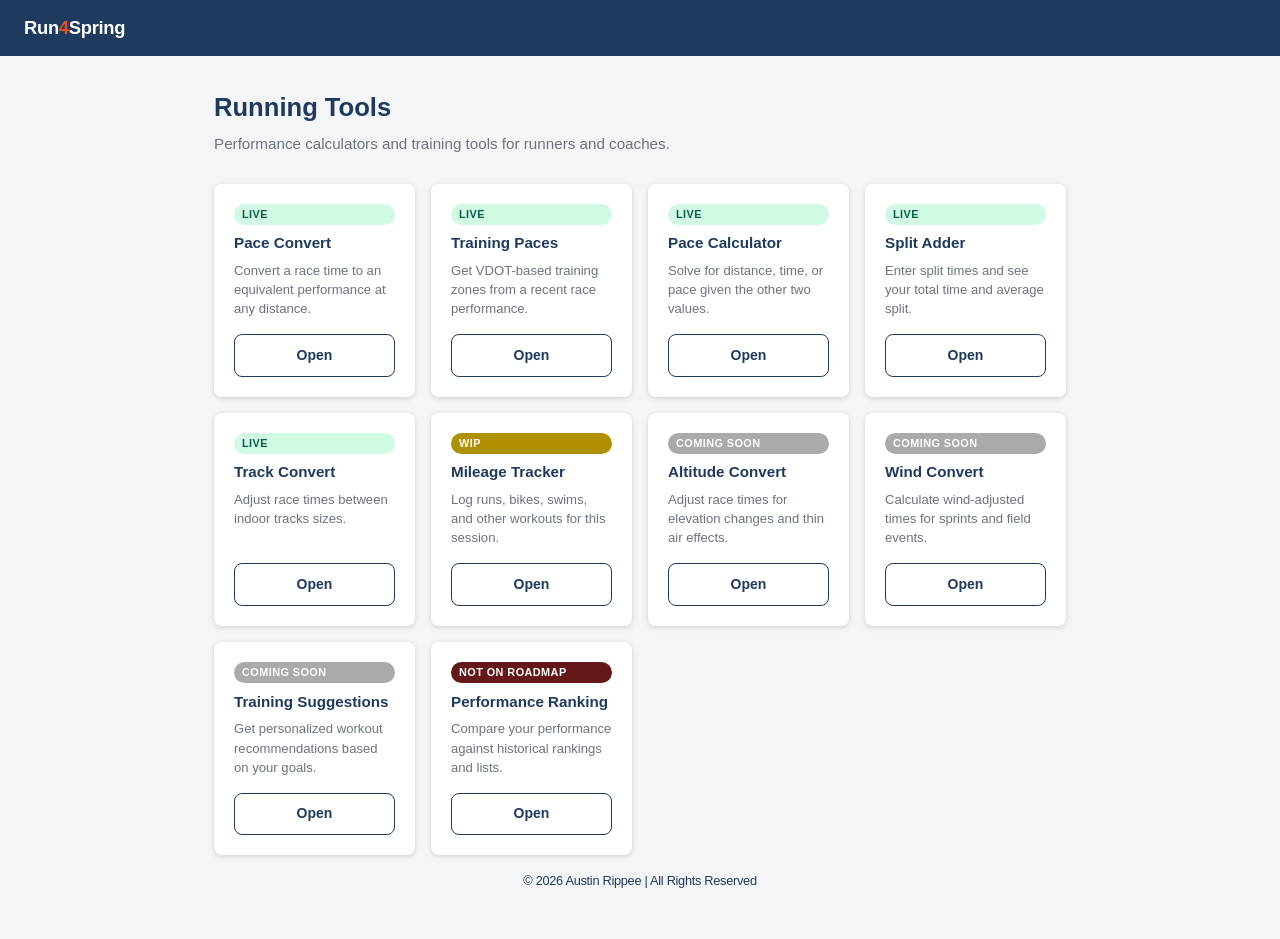
<file: src/main/resources/static/index.html>
<!DOCTYPE html>
<html lang="en">
<head>
  <meta charset="UTF-8">
  <meta name="viewport" content="width=device-width, initial-scale=1.0">
  <title>Run4Spring</title>
  <link rel="stylesheet" href="styles.css?v=0.1.2">
</head>
<body>
  <nav class="navbar">
    <a href="/" class="nav-brand">Run<span>4</span>Spring</a>
  </nav>
  <main class="container">
    <div class="page-header">
      <h1>Running Tools</h1>
      <p>Performance calculators and training tools for runners and coaches.</p>
    </div>
    <div class="feature-grid">

      <div class="feature-card">
        <span class="badge badge-live">Live</span>
        <h3>Pace Convert</h3>
        <p>Convert a race time to an equivalent performance at any distance.</p>
        <a href="/pace-convert.html" class="btn btn-outline">Open</a>
      </div>

      <div class="feature-card">
        <span class="badge badge-live">Live</span>
        <h3>Training Paces</h3>
        <p>Get VDOT-based training zones from a recent race performance.</p>
        <a href="/training-paces.html" class="btn btn-outline">Open</a>
      </div>

      <div class="feature-card">
        <span class="badge badge-live">Live</span>
        <h3>Pace Calculator</h3>
        <p>Solve for distance, time, or pace given the other two values.</p>
        <a href="/pace-calculator.html" class="btn btn-outline">Open</a>
      </div>

      <div class="feature-card">
        <span class="badge badge-live">Live</span>
        <h3>Split Adder</h3>
        <p>Enter split times and see your total time and average split.</p>
        <a href="/split-adder.html" class="btn btn-outline">Open</a>
      </div>

      <div class="feature-card">
        <span class="badge badge-live">Live</span>
        <h3>Track Convert</h3>
        <p>Adjust race times between indoor tracks sizes.</p>
        <a href="/track-convert.html" class="btn btn-outline">Open</a>
      </div>

      <div class="feature-card">
        <span class="badge badge-wip">WIP</span>
        <h3>Mileage Tracker</h3>
        <p>Log runs, bikes, swims, and other workouts for this session.</p>
        <a href="/mileage-tracker.html" class="btn btn-outline">Open</a>
      </div>

      <div class="feature-card">
        <span class="badge badge-soon">Coming Soon</span>
        <h3>Altitude Convert</h3>
        <p>Adjust race times for elevation changes and thin air effects.</p>
        <a href="/altitude-convert.html" class="btn btn-outline">Open</a>
      </div>

      <div class="feature-card">
        <span class="badge badge-soon">Coming Soon</span>
        <h3>Wind Convert</h3>
        <p>Calculate wind-adjusted times for sprints and field events.</p>
        <a href="/wind-convert.html" class="btn btn-outline">Open</a>
      </div>

      <div class="feature-card">
        <span class="badge badge-soon">Coming Soon</span>
        <h3>Training Suggestions</h3>
        <p>Get personalized workout recommendations based on your goals.</p>
        <a href="/training-suggestions.html" class="btn btn-outline">Open</a>
      </div>

      <div class="feature-card">
        <span class="badge badge-roadmap">Not on roadmap</span>
        <h3>Performance Ranking</h3>
        <p>Compare your performance against historical rankings and lists.</p>
        <a href="/perf-ranking.html" class="btn btn-outline">Open</a>
      </div>

    </div>


  <footer class="footer">
    <p>&copy; 2026 Austin Rippee | All Rights Reserved</p>
  </footer>
  </main>
</body>
</html>
</file>
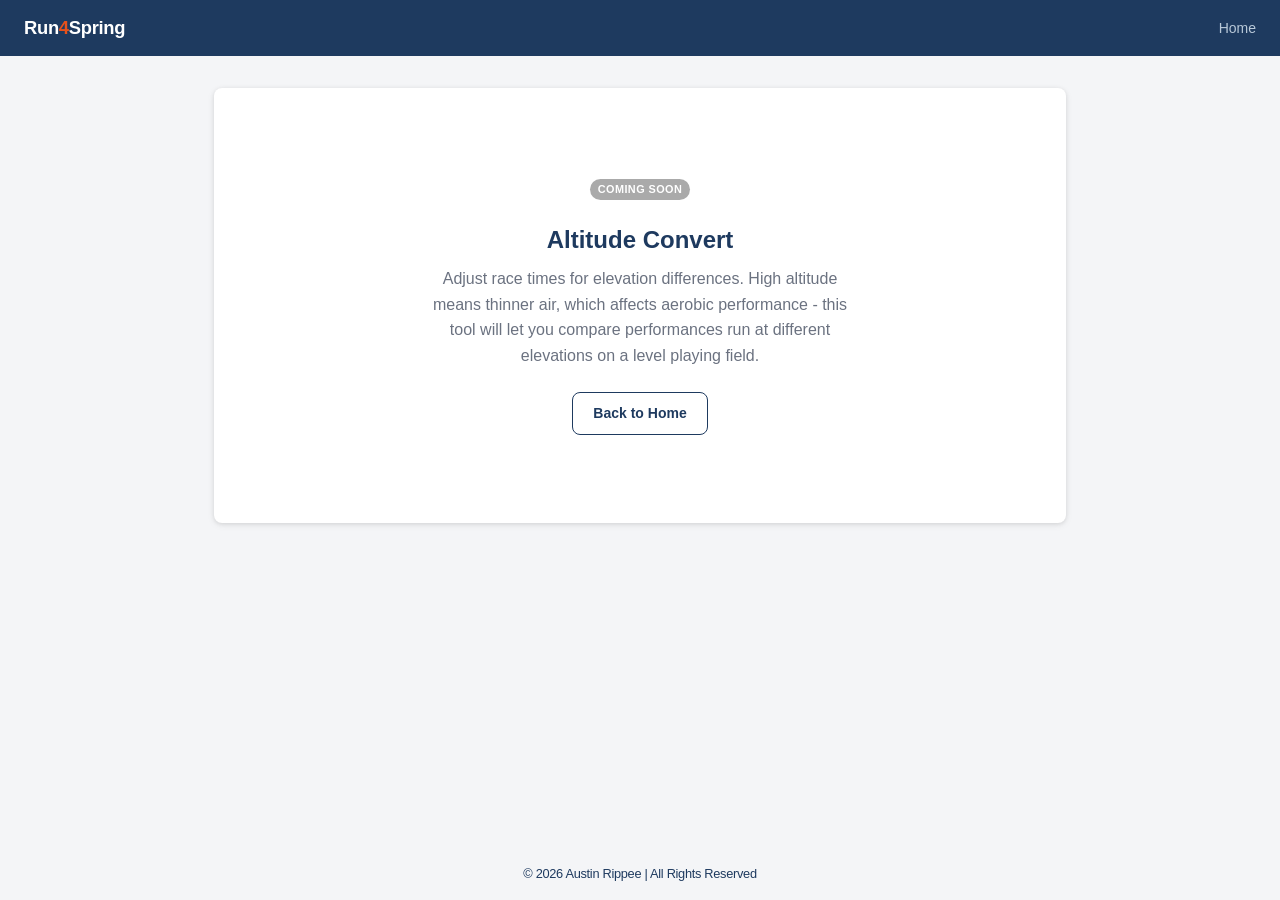
<file: src/main/resources/static/altitude-convert.html>
<!DOCTYPE html>
<html lang="en">
<head>
  <meta charset="UTF-8">
  <meta name="viewport" content="width=device-width, initial-scale=1.0">
  <title>Altitude Convert | Run4Spring</title>
  <link rel="stylesheet" href="styles.css?v=0.1.2">
</head>
<body>
  <nav class="navbar">
    <a href="/" class="nav-brand">Run<span>4</span>Spring</a>
    <div class="nav-links"><a href="/">Home</a></div>
  </nav>
  <main class="container">
    <div class="card">
      <div class="stub-box">
        <div class="stub-badge"><span class="badge badge-soon">Coming Soon</span></div>
        <div class="stub-title">Altitude Convert</div>
        <p class="stub-desc">
          Adjust race times for elevation differences. High altitude means thinner air,
          which affects aerobic performance - this tool will let you compare performances
          run at different elevations on a level playing field.
        </p>
        <a href="/" class="btn btn-outline">Back to Home</a>
      </div>
    </div>
  </main>
  <footer class="footer">
    <p>&copy; 2026 Austin Rippee | All Rights Reserved</p>
  </footer>
</body>
</html>
</file>
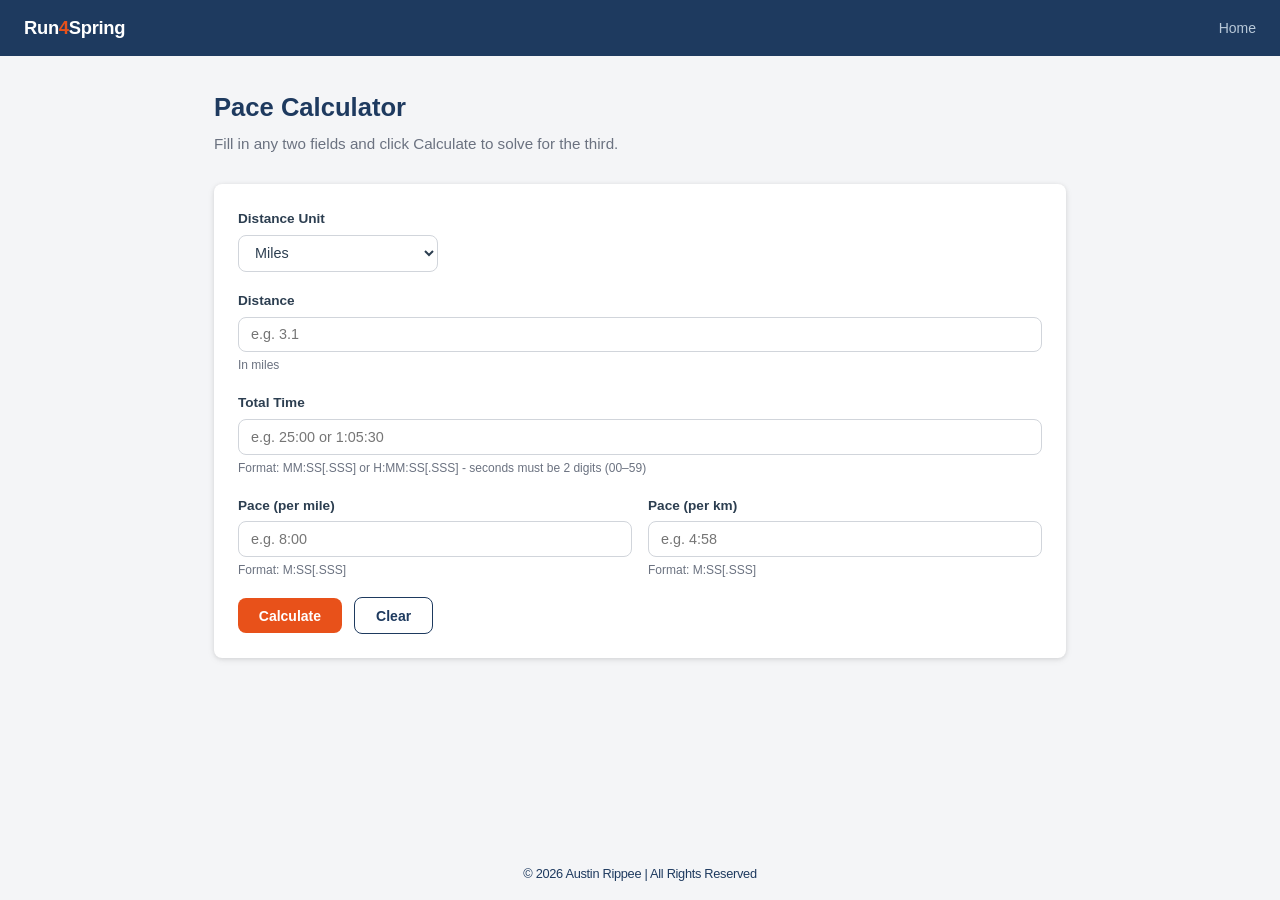
<file: src/main/resources/static/pace-calculator.html>
<!DOCTYPE html>
<html lang="en">
<head>
  <meta charset="UTF-8">
  <meta name="viewport" content="width=device-width, initial-scale=1.0">
  <title>Pace Calculator | Run4Spring</title>
  <link rel="stylesheet" href="styles.css?v=0.1.2">
</head>
<body>
  <nav class="navbar">
    <a href="/" class="nav-brand">Run<span>4</span>Spring</a>
    <div class="nav-links"><a href="/">Home</a></div>
  </nav>
  <main class="container">
    <div class="page-header">
      <h1>Pace Calculator</h1>
      <p>Fill in any two fields and click Calculate to solve for the third.</p>
    </div>

    <div class="card">
      <div class="form-group">
        <label for="unit">Distance Unit</label>
        <select id="unit" style="max-width:200px">
          <option value="miles">Miles</option>
          <option value="km">Kilometers</option>
        </select>
      </div>

      <div class="form-group">
        <label for="distance">Distance</label>
        <input type="text" id="distance" placeholder="e.g. 3.1">
        <div class="form-hint" id="distanceHint">In miles</div>
      </div>
      <div class="form-group">
        <label for="time">Total Time</label>
        <input type="text" id="time" placeholder="e.g. 25:00 or 1:05:30">
        <div class="form-hint">Format: MM:SS[.SSS] or H:MM:SS[.SSS] - seconds must be 2 digits (00–59)</div>
      </div>
      <div class="form-row">
        <div class="form-group">
          <label for="paceMi">Pace (per mile)</label>
          <input type="text" id="paceMi" placeholder="e.g. 8:00">
          <div class="form-hint">Format: M:SS[.SSS]</div>
        </div>
        <div class="form-group">
          <label for="paceKm">Pace (per km)</label>
          <input type="text" id="paceKm" placeholder="e.g. 4:58">
          <div class="form-hint">Format: M:SS[.SSS]</div>
        </div>
      </div>

      <button class="btn btn-primary" id="calcBtn" onclick="calculate()">Calculate</button>
      <button class="btn btn-outline" style="margin-left: 0.5rem" onclick="clearAll()">Clear</button>
      <div class="error-msg" id="error"></div>
    </div>
  </main>

  <script>
    const MILES_TO_KM = 1.60934;

    const unitSelect = document.getElementById('unit');
    unitSelect.addEventListener('change', () => {
      const isKm = unitSelect.value === 'km';
      document.getElementById('distanceHint').textContent = isKm ? 'In kilometers' : 'In miles';
    });

    function parseTime(str) {
      if (!str || !str.trim()) return null;
      str = str.trim();
      const threePart = /^\d{1,2}:\d{2}:\d{2}(\.\d{1,3})?$/;
      const twoPart   = /^\d{1,2}:\d{2}(\.\d{1,3})?$/;
      if (!threePart.test(str) && !twoPart.test(str)) return null;
      const parts = str.split(':');
      if (parts.length === 3) {
        const h = parseInt(parts[0], 10);
        const m = parseInt(parts[1], 10);
        const s = parseFloat(parts[2]);
        if (m > 59 || s >= 60) return null;
        return h * 3600 + m * 60 + s;
      }
      const m = parseInt(parts[0], 10);
      const s = parseFloat(parts[1]);
      if (s >= 60) return null;
      return m * 60 + s;
    }

    function formatTime(totalSecs) {
      if (totalSecs < 0 || !isFinite(totalSecs)) return '—';
      const h = Math.floor(totalSecs / 3600);
      const m = Math.floor((totalSecs % 3600) / 60);
      const s = Math.round(totalSecs % 60);
      const mm = String(m).padStart(2, '0');
      const ss = String(s).padStart(2, '0');
      return h > 0 ? `${h}:${mm}:${ss}` : `${m}:${ss}`;
    }

    function formatPace(secsPerUnit) {
      if (secsPerUnit <= 0 || !isFinite(secsPerUnit)) return '—';
      const m = Math.floor(secsPerUnit / 60);
      const s = Math.round(secsPerUnit % 60);
      return `${m}:${String(s).padStart(2, '0')}`;
    }

    function calculate() {
      const error = document.getElementById('error');
      error.className = 'error-msg';

      const distStr  = document.getElementById('distance').value.trim();
      const timeStr  = document.getElementById('time').value.trim();
      const paceKmStr = document.getElementById('paceKm').value.trim();
      const paceMiStr = document.getElementById('paceMi').value.trim();

      const dist    = distStr    ? parseFloat(distStr)    : null;
      const time    = timeStr    ? parseTime(timeStr)      : null;
      const paceKm  = paceKmStr  ? parseTime(paceKmStr)   : null;
      const paceMi  = paceMiStr  ? parseTime(paceMiStr)   : null;

      if (distStr && (dist === null || isNaN(dist) || dist <= 0)) {
        error.textContent = 'Invalid distance. Enter a positive number (e.g. 3.1).';
        error.className = 'error-msg visible';
        return;
      }
      if (timeStr && time === null) {
        error.textContent = 'Invalid time. Use MM:SS[.SSS] or H:MM:SS[.SSS] (e.g. 25:00 or 1:05:30).';
        error.className = 'error-msg visible';
        return;
      }
      if (paceKmStr && paceKm === null) {
        error.textContent = 'Invalid pace (km). Use M:SS[.SSS] (e.g. 4:58).';
        error.className = 'error-msg visible';
        return;
      }
      if (paceMiStr && paceMi === null) {
        error.textContent = 'Invalid pace (mile). Use M:SS[.SSS] (e.g. 8:00).';
        error.className = 'error-msg visible';
        return;
      }

      // Resolve the single pace value (seconds per mile) from whichever field is filled
      let paceInMi = null;
      if (paceMi !== null)     paceInMi = paceMi;
      else if (paceKm !== null) paceInMi = paceKm * MILES_TO_KM;

      const hasDist = dist !== null;
      const hasTime = time !== null;
      const hasPace = paceInMi !== null;
      const missingCount = [!hasDist, !hasTime, !hasPace].filter(Boolean).length;

      if (missingCount === 0) {
        error.textContent = 'All three fields are filled in. Clear one to calculate it.';
        error.className = 'error-msg visible';
        return;
      }
      if (missingCount > 1) {
        error.textContent = 'Fill in any two fields to calculate the third.';
        error.className = 'error-msg visible';
        return;
      }

      const isKm = unitSelect.value === 'km';

      if (!hasDist) {
        // Solve for distance
        const distMi = time / paceInMi;
        document.getElementById('distance').value = (isKm ? distMi * MILES_TO_KM : distMi).toFixed(2);
        // Fill whichever pace field was empty
        if (paceMi === null) document.getElementById('paceMi').value = formatPace(paceInMi);
        if (paceKm === null) document.getElementById('paceKm').value = formatPace(paceInMi / MILES_TO_KM);
      } else if (!hasTime) {
        // Solve for time
        const distMi = isKm ? dist / MILES_TO_KM : dist;
        document.getElementById('time').value = formatTime(distMi * paceInMi);
        // Fill whichever pace field was empty
        if (paceMi === null) document.getElementById('paceMi').value = formatPace(paceInMi);
        if (paceKm === null) document.getElementById('paceKm').value = formatPace(paceInMi / MILES_TO_KM);
      } else {
        // Solve for pace
        const distMi = isKm ? dist / MILES_TO_KM : dist;
        const solvedPaceMi = time / distMi;
        document.getElementById('paceMi').value = formatPace(solvedPaceMi);
        document.getElementById('paceKm').value = formatPace(solvedPaceMi / MILES_TO_KM);
      }
    }

    function clearAll() {
      document.getElementById('distance').value = '';
      document.getElementById('time').value = '';
      document.getElementById('paceKm').value = '';
      document.getElementById('paceMi').value = '';
      document.getElementById('error').className = 'error-msg';
    }
  </script>
  <footer class="footer">
    <p>&copy; 2026 Austin Rippee | All Rights Reserved</p>
  </footer>
</body>
</html>
</file>
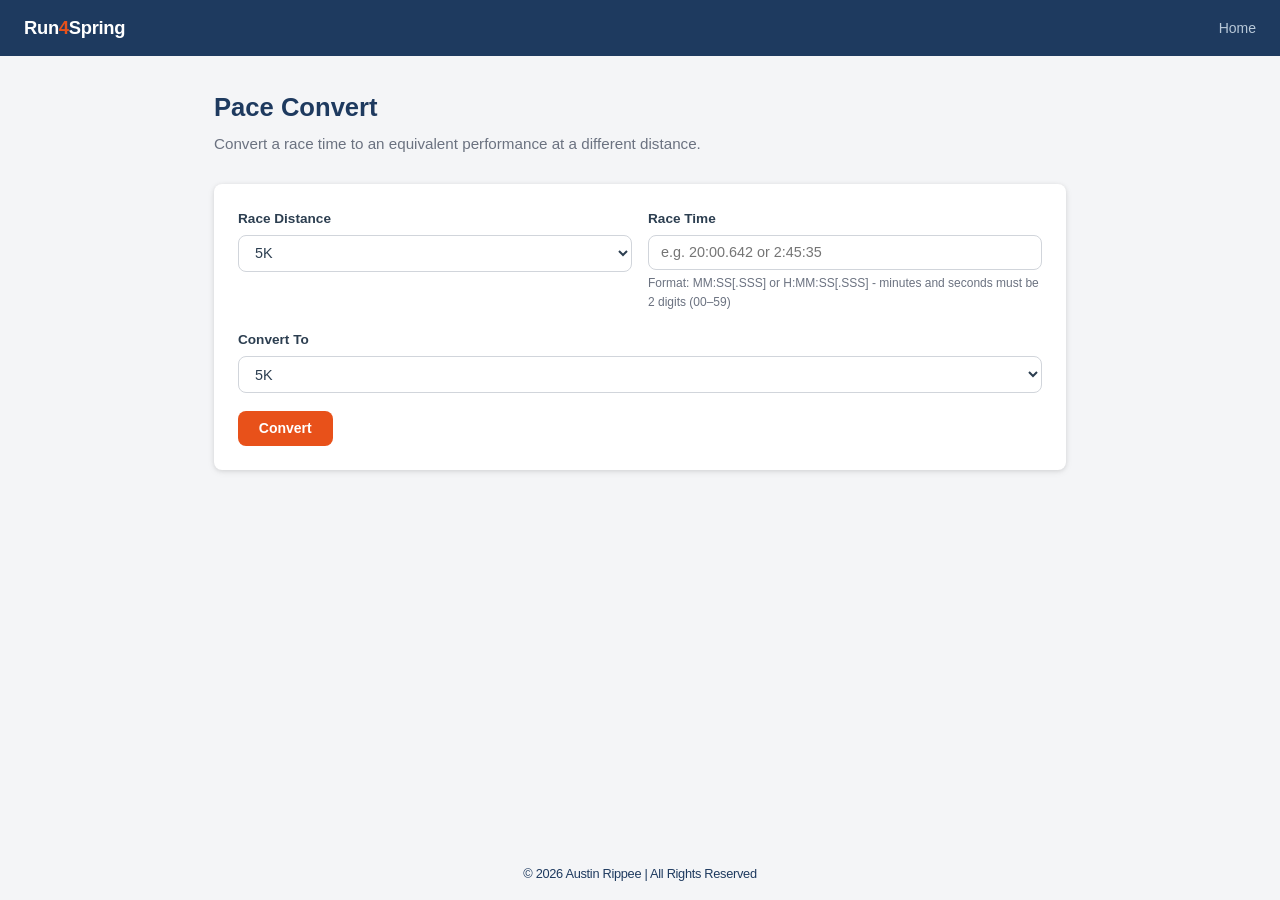
<file: src/main/resources/static/pace-convert.html>
<!DOCTYPE html>
<html lang="en">
<head>
  <meta charset="UTF-8">
  <meta name="viewport" content="width=device-width, initial-scale=1.0">
  <title>Pace Convert | Run4Spring</title>
  <link rel="stylesheet" href="styles.css?v=0.1.2">
</head>
<body>
  <nav class="navbar">
    <a href="/" class="nav-brand">Run<span>4</span>Spring</a>
    <div class="nav-links"><a href="/">Home</a></div>
  </nav>
  <main class="container">
    <div class="page-header">
      <h1>Pace Convert</h1>
      <p>Convert a race time to an equivalent performance at a different distance.</p>
    </div>

    <div class="card">
      <form id="form">
        <div class="form-row">
          <div class="form-group">
            <label for="distance">Race Distance</label>
            <select id="distance" required>
              <optgroup label="Sprints">
                <option value="100m">100m</option>
                <option value="150m">150m</option>
                <option value="200m">200m</option>
                <option value="300m">300m</option>
                <option value="400m">400m</option>
                <option value="600m">600m</option>
              </optgroup>
              <optgroup label="Middle Distance">
                <option value="800m">800m</option>
                <option value="1000m">1000m</option>
                <option value="1500m">1500m</option>
                <option value="1600m">1600m</option>
                <option value="mile">Mile</option>
                <option value="3000m">3000m</option>
                <option value="3200m">3200m</option>
                <option value="2 mile">2 Mile</option>
              </optgroup>
              <optgroup label="Distance">
                <option value="5k" selected>5K</option>
                <option value="6k">6K</option>
                <option value="8k">8K</option>
                <option value="10k">10K</option>
                <option value="10 miles">10 Miles</option>
                <option value="half marathon">Half Marathon</option>
                <option value="marathon">Marathon</option>
              </optgroup>
            </select>
          </div>
          <div class="form-group">
            <label for="time">Race Time</label>
            <input type="text" id="time" placeholder="e.g. 20:00.642 or 2:45:35" required>
            <div class="form-hint">Format: MM:SS[.SSS] or H:MM:SS[.SSS] - minutes and seconds must be 2 digits (00–59)</div>
          </div>
        </div>
        <div class="form-group">
          <label for="convertTo">Convert To</label>
          <select id="convertTo" required>
            <optgroup label="Sprints">
              <option value="100m">100m</option>
              <option value="150m">150m</option>
              <option value="200m">200m</option>
              <option value="300m">300m</option>
              <option value="400m">400m</option>
              <option value="600m">600m</option>
            </optgroup>
            <optgroup label="Middle Distance">
              <option value="800m">800m</option>
              <option value="1000m">1000m</option>
              <option value="1500m">1500m</option>
              <option value="1600m">1600m</option>
              <option value="mile">Mile</option>
              <option value="3000m">3000m</option>
              <option value="3200m">3200m</option>
              <option value="2 mile">2 Mile</option>
            </optgroup>
            <optgroup label="Distance">
              <option value="5k" selected>5K</option>
              <option value="6k">6K</option>
              <option value="8k">8K</option>
              <option value="10k">10K</option>
              <option value="10 miles">10 Miles</option>
              <option value="half marathon">Half Marathon</option>
              <option value="marathon">Marathon</option>
            </optgroup>
          </select>
        </div>
        <button type="submit" class="btn btn-primary" id="submitBtn">Convert</button>
      </form>
      <div class="error-msg" id="error"></div>
    </div>

    <div class="card result" id="result">
      <div class="card-title">Result</div>
      <div class="result-row">
        <span class="result-label">Input</span>
        <span class="result-value" id="res-input"></span>
      </div>
      <div class="result-row">
        <span class="result-label">Converted To</span>
        <span class="result-value" id="res-target"></span>
      </div>
      <div class="result-row" style="border-bottom:none">
        <span class="result-label">Equivalent Time</span>
        <span class="result-big" id="res-time"></span>
      </div>
    </div>
  </main>

  <script>
    document.getElementById('form').addEventListener('submit', async e => {
      e.preventDefault();
      const btn = document.getElementById('submitBtn');
      const error = document.getElementById('error');
      const result = document.getElementById('result');

      error.className = 'error-msg';
      result.className = 'card result';
      btn.disabled = true;
      btn.textContent = 'Converting...';

      try {
        const res = await fetch('/api/pace/convert', {
          method: 'POST',
          headers: { 'Content-Type': 'application/json' },
          body: JSON.stringify({
            distance: document.getElementById('distance').value,
            time: document.getElementById('time').value.trim(),
            convertTo: document.getElementById('convertTo').value
          })
        });

        const text = await res.text();
        if (!res.ok) {
          error.textContent = text || 'An error occurred.';
          error.className = 'error-msg visible';
        } else {
          const data = JSON.parse(text);
          document.getElementById('res-input').textContent = `${data.fromTime} at ${data.fromDistance}`;
          document.getElementById('res-target').textContent = data.toDistance;
          document.getElementById('res-time').textContent = data.convertedTime;
          result.className = 'card result visible';
        }
      } catch {
        error.textContent = 'Could not reach the server. Is the app running?';
        error.className = 'error-msg visible';
      } finally {
        btn.disabled = false;
        btn.textContent = 'Convert';
      }
    });
  </script>
  <footer class="footer">
    <p>&copy; 2026 Austin Rippee | All Rights Reserved</p>
  </footer>
</body>
</html>
</file>
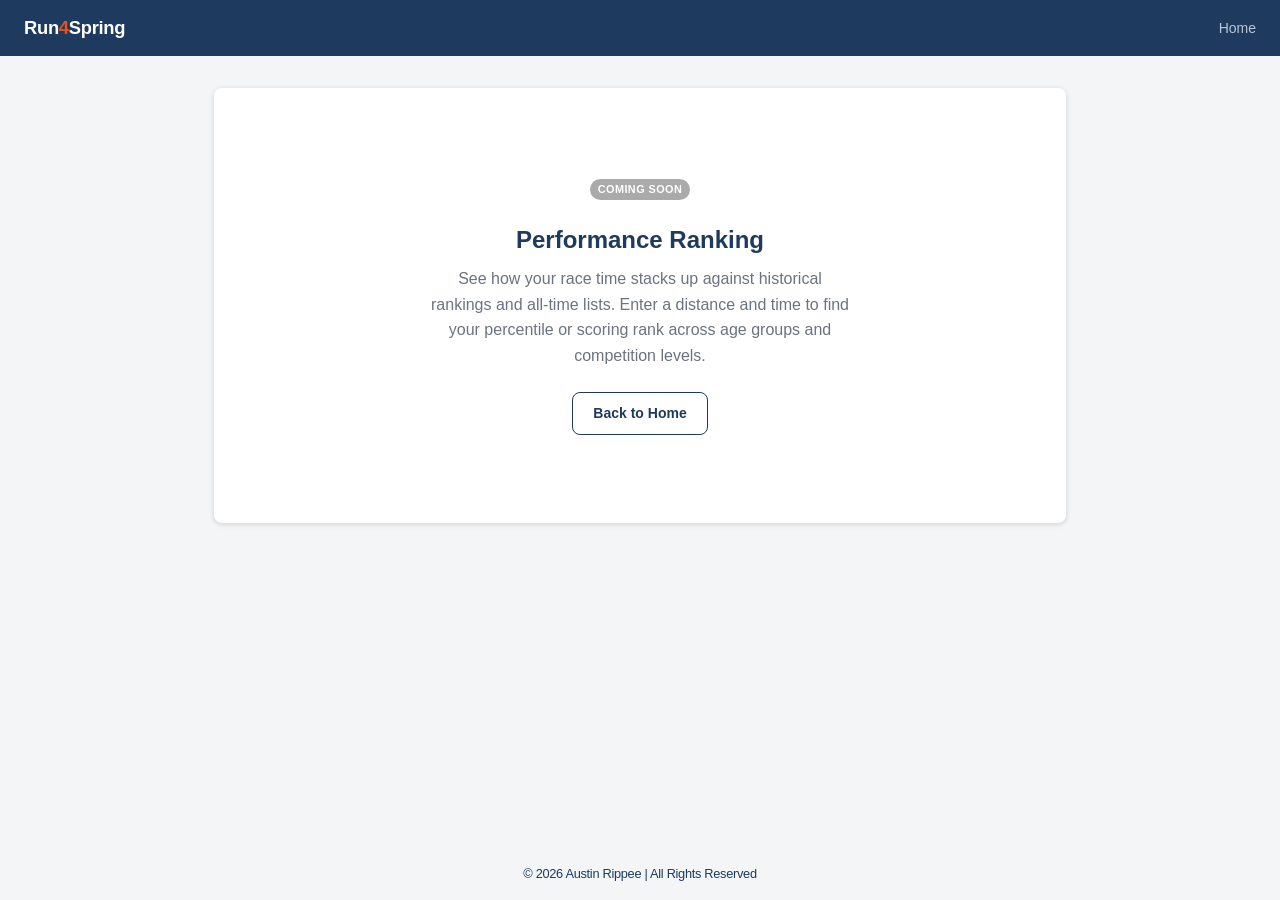
<file: src/main/resources/static/perf-ranking.html>
<!DOCTYPE html>
<html lang="en">
<head>
  <meta charset="UTF-8">
  <meta name="viewport" content="width=device-width, initial-scale=1.0">
  <title>Performance Ranking | Run4Spring</title>
  <link rel="stylesheet" href="styles.css?v=0.1.2">
</head>
<body>
  <nav class="navbar">
    <a href="/" class="nav-brand">Run<span>4</span>Spring</a>
    <div class="nav-links"><a href="/">Home</a></div>
  </nav>
  <main class="container">
    <div class="card">
      <div class="stub-box">
        <div class="stub-badge"><span class="badge badge-soon">Coming Soon</span></div>
        <div class="stub-title">Performance Ranking</div>
        <p class="stub-desc">
          See how your race time stacks up against historical rankings and all-time lists.
          Enter a distance and time to find your percentile or scoring rank across age groups
          and competition levels.
        </p>
        <a href="/" class="btn btn-outline">Back to Home</a>
      </div>
    </div>
  </main>
  <footer class="footer">
    <p>&copy; 2026 Austin Rippee | All Rights Reserved</p>
  </footer>
</body>
</html>
</file>
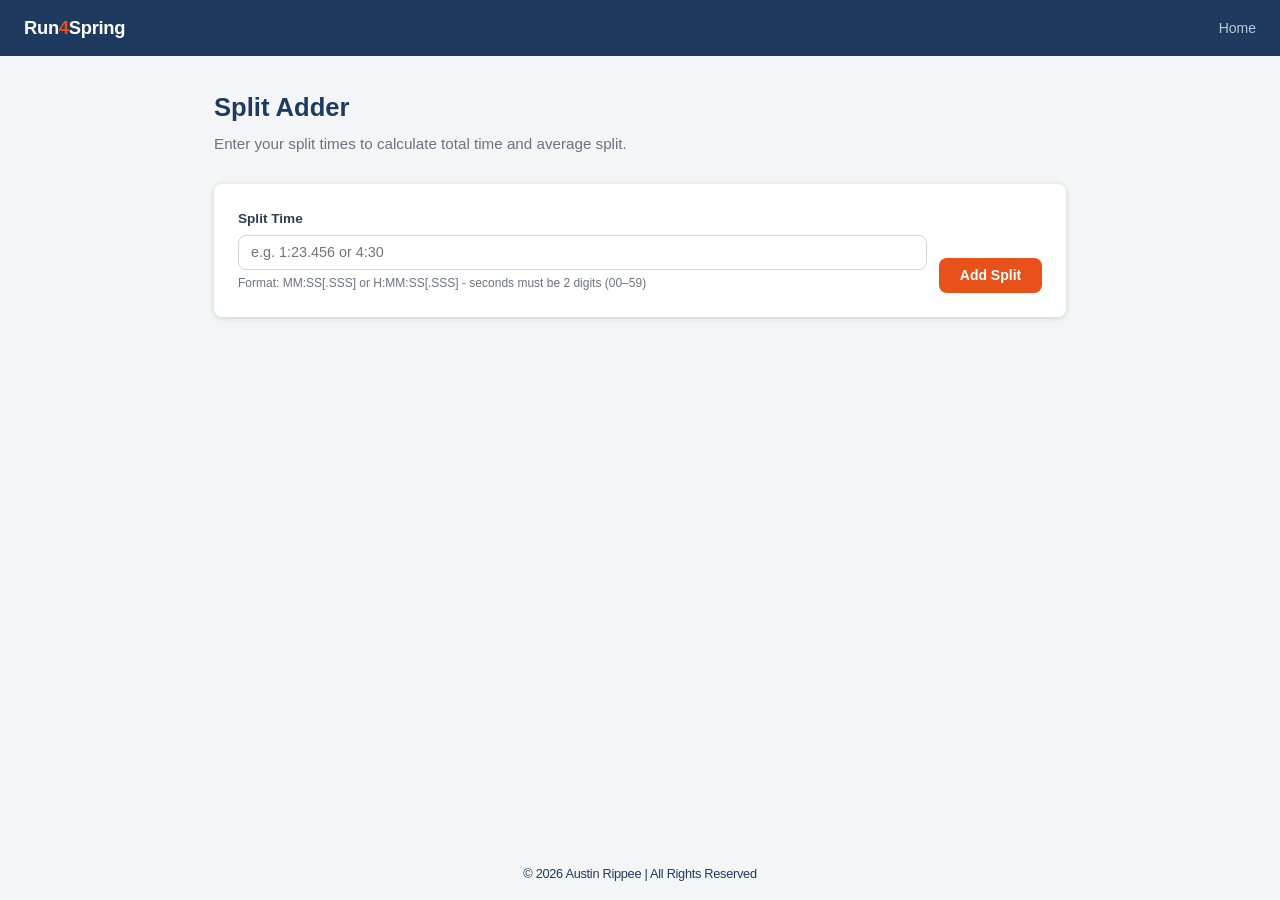
<file: src/main/resources/static/split-adder.html>
<!DOCTYPE html>
<html lang="en">
<head>
  <meta charset="UTF-8">
  <meta name="viewport" content="width=device-width, initial-scale=1.0">
  <title>Split Adder | Run4Spring</title>
  <link rel="stylesheet" href="styles.css?v=0.1.2">
</head>
<body>
  <nav class="navbar">
    <a href="/" class="nav-brand">Run<span>4</span>Spring</a>
    <div class="nav-links"><a href="/">Home</a></div>
  </nav>
  <main class="container">
    <div class="page-header">
      <h1>Split Adder</h1>
      <p>Enter your split times to calculate total time and average split.</p>
    </div>

    <div class="card">
      <div style="display: flex; gap: 0.75rem; align-items: flex-end;">
        <div class="form-group" style="margin-bottom:0; flex:1">
          <label for="splitInput">Split Time</label>
          <input type="text" id="splitInput" placeholder="e.g. 1:23.456 or 4:30">
          <div class="form-hint">Format: MM:SS[.SSS] or H:MM:SS[.SSS] - seconds must be 2 digits (00–59)</div>
        </div>
        <button class="btn btn-primary" onclick="addSplit()" id="addBtn">Add Split</button>
      </div>
      <div class="error-msg" id="error"></div>
    </div>

    <div class="card" id="resultsCard" style="display:none">
      <div class="card-title">Splits</div>
      <ul class="split-list" id="splitList"></ul>

      <div style="margin-top: 1.25rem; padding-top: 1.25rem; border-top: 2px solid var(--border);">
        <div class="result-row">
          <span class="result-label">Total Splits</span>
          <span class="result-value" id="statCount"></span>
        </div>
        <div class="result-row">
          <span class="result-label">Total Time</span>
          <span class="result-big" id="statTotal"></span>
        </div>
        <div class="result-row" style="border-bottom:none">
          <span class="result-label">Average Split</span>
          <span class="result-value" id="statAvg"></span>
        </div>
      </div>

      <button class="btn btn-outline btn-sm" style="margin-top:1rem" onclick="clearSplits()">Clear All</button>
    </div>
  </main>

  <script>
    const splits = [];

    function parseTime(str) {
      if (!str || !str.trim()) return null;
      str = str.trim();
      const threePart = /^\d{1,2}:\d{2}:\d{2}(\.\d{1,3})?$/;
      const twoPart   = /^\d{1,2}:\d{2}(\.\d{1,3})?$/;
      if (!threePart.test(str) && !twoPart.test(str)) return null;
      const parts = str.split(':');
      if (parts.length === 3) {
        const h = parseInt(parts[0], 10);
        const m = parseInt(parts[1], 10);
        const s = parseFloat(parts[2]);
        if (m > 59 || s >= 60) return null;
        return h * 3600 + m * 60 + s;
      }
      const m = parseInt(parts[0], 10);
      const s = parseFloat(parts[1]);
      if (s >= 60) return null;
      return m * 60 + s;
    }

    function formatTime(totalSecs) {
      if (!isFinite(totalSecs) || totalSecs < 0) return '—';
      const h = Math.floor(totalSecs / 3600);
      const m = Math.floor((totalSecs % 3600) / 60);
      const s = (totalSecs % 60).toFixed(2);
      const ss = parseFloat(s) < 10 ? `0${s}` : s;
      if (h > 0) {
        const mm = String(m).padStart(2, '0');
        return `${h}:${mm}:${ss}`;
      }
      return `${m}:${ss}`;
    }

    function addSplit() {
      const input = document.getElementById('splitInput');
      const error = document.getElementById('error');
      error.className = 'error-msg';

      const secs = parseTime(input.value);
      if (secs === null || secs <= 0) {
        error.textContent = 'Enter a valid time (e.g. 1:23.45 or 4:30). Use MM:SS[.SSS] format.';
        error.className = 'error-msg visible';
        return;
      }

      splits.push(secs);
      input.value = '';
      input.focus();
      render();
    }

    function removeSplit(i) {
      splits.splice(i, 1);
      render();
    }

    function render() {
      const card = document.getElementById('resultsCard');
      const list = document.getElementById('splitList');

      if (!splits.length) {
        card.style.display = 'none';
        return;
      }
      card.style.display = '';

      list.innerHTML = splits.map((s, i) => `
        <li class="split-item">
          <span class="split-num">${i + 1}</span>
          <span class="split-time">${formatTime(s)}</span>
          <button class="btn btn-danger btn-sm" onclick="removeSplit(${i})">Remove</button>
        </li>
      `).join('');

      const total = splits.reduce((a, b) => a + b, 0);
      const avg   = total / splits.length;
      document.getElementById('statCount').textContent = splits.length;
      document.getElementById('statTotal').textContent = formatTime(total);
      document.getElementById('statAvg').textContent   = formatTime(avg);
    }

    function clearSplits() {
      splits.length = 0;
      render();
    }

    document.getElementById('splitInput').addEventListener('keydown', e => {
      if (e.key === 'Enter') { e.preventDefault(); addSplit(); }
    });
  </script>
  <footer class="footer">
    <p>&copy; 2026 Austin Rippee | All Rights Reserved</p>
  </footer>
</body>
</html>
</file>
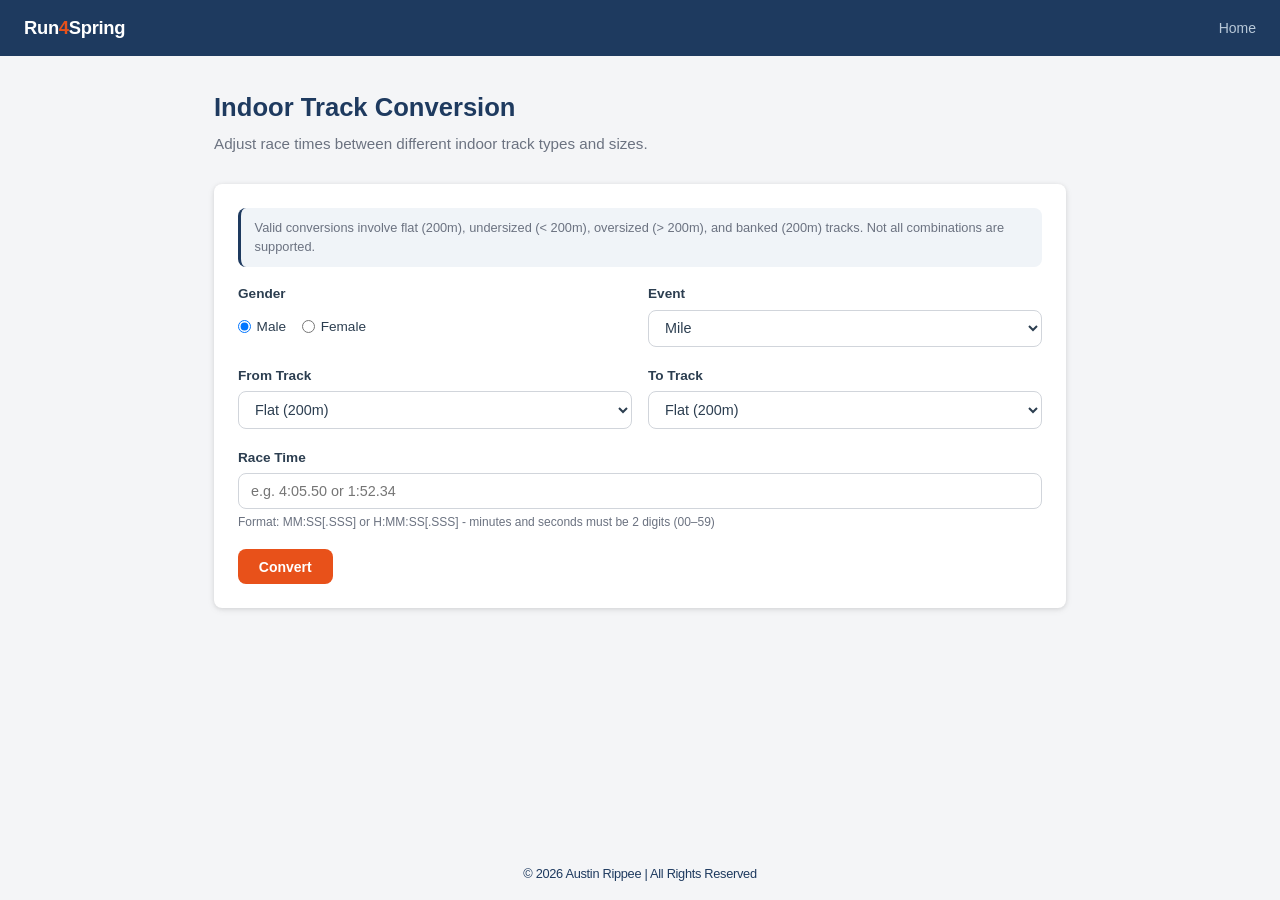
<file: src/main/resources/static/track-convert.html>
<!DOCTYPE html>
<html lang="en">
<head>
  <meta charset="UTF-8">
  <meta name="viewport" content="width=device-width, initial-scale=1.0">
  <title>Indoor Track Convert | Run4Spring</title>
  <link rel="stylesheet" href="styles.css?v=0.1.2">
</head>
<body>
  <nav class="navbar">
    <a href="/" class="nav-brand">Run<span>4</span>Spring</a>
    <div class="nav-links"><a href="/">Home</a></div>
  </nav>
  <main class="container">
    <div class="page-header">
      <h1>Indoor Track Conversion</h1>
      <p>Adjust race times between different indoor track types and sizes.</p>
    </div>

    <div class="card">
      <div class="info-note">
        Valid conversions involve flat (200m), undersized (< 200m), oversized (> 200m), and banked (200m) tracks.
        Not all combinations are supported.
      </div>

      <form id="form">
        <div class="form-row">
          <div class="form-group">
            <label>Gender</label>
            <div class="radio-group" style="padding-top: 0.4rem;">
              <label><input type="radio" name="gender" value="M" checked> Male</label>
              <label><input type="radio" name="gender" value="F"> Female</label>
            </div>
          </div>
          <div class="form-group">
            <label for="event">Event</label>
            <select id="event" required>
              <optgroup label="Sprints / Middle">
                <option value="200">200m</option>
                <option value="400">400m</option>
                <option value="800">800m</option>
                <option value="1000">1000m</option>
                <option value="Mile" selected>Mile</option>
              </optgroup>
              <optgroup label="Distance">
                <option value="3000">3000m</option>
                <option value="5000">5000m</option>
              </optgroup>
              <optgroup label="Relays">
                <option value="4x400">4x400m</option>
                <option value="DMR">Distance Medley Relay</option>
              </optgroup>
            </select>
          </div>
        </div>
        <div class="form-row">
          <div class="form-group">
            <label for="fromTrack">From Track</label>
            <select id="fromTrack" required>
              <option value="flat">Flat (200m)</option>
              <option value="undersized">Undersized (< 200m)</option>
              <option value="oversized">Oversized (> 200m)</option>
              <option value="banked">Banked (200m)</option>
            </select>
          </div>
          <div class="form-group">
            <label for="toTrack">To Track</label>
            <select id="toTrack" required>
              <option value="flat" selected>Flat (200m)</option>
              <option value="undersized">Undersized (< 200m)</option>
              <option value="oversized">Oversized (> 200m)</option>
              <option value="banked">Banked (200m)</option>
            </select>
          </div>
        </div>
        <div class="form-group">
          <label for="time">Race Time</label>
          <input type="text" id="time" placeholder="e.g. 4:05.50 or 1:52.34" required>
          <div class="form-hint">Format: MM:SS[.SSS] or H:MM:SS[.SSS] - minutes and seconds must be 2 digits (00–59)</div>
        </div>
        <button type="submit" class="btn btn-primary" id="submitBtn">Convert</button>
      </form>
      <div class="error-msg" id="error"></div>
    </div>

    <div class="card result" id="result">
      <div class="card-title">Result</div>
      <div class="result-row">
        <span class="result-label">Event</span>
        <span class="result-value" id="res-event"></span>
      </div>
      <div class="result-row">
        <span class="result-label">Original Time</span>
        <span class="result-value" id="res-original"></span>
      </div>
      <div class="result-row">
        <span class="result-label">Track</span>
        <span class="result-value" id="res-tracks"></span>
      </div>
      <div class="result-row" style="border-bottom:none">
        <span class="result-label">Converted Time</span>
        <span class="result-big" id="res-time"></span>
      </div>
    </div>
  </main>

  <script>
    const TRACK_LABELS = {
      flat: 'Flat',
      undersized: 'Undersized (indoor)',
      oversized: 'Oversized',
      banked: 'Banked (indoor)'
    };

    document.getElementById('form').addEventListener('submit', async e => {
      e.preventDefault();
      const btn = document.getElementById('submitBtn');
      const error = document.getElementById('error');
      const result = document.getElementById('result');

      error.className = 'error-msg';
      result.className = 'card result';
      btn.disabled = true;
      btn.textContent = 'Converting...';

      const gender = document.querySelector('input[name="gender"]:checked').value;

      try {
        const res = await fetch('/api/track/convert', {
          method: 'POST',
          headers: { 'Content-Type': 'application/json' },
          body: JSON.stringify({
            gender,
            event: document.getElementById('event').value,
            time: document.getElementById('time').value.trim(),
            fromTrack: document.getElementById('fromTrack').value,
            toTrack: document.getElementById('toTrack').value
          })
        });

        const text = await res.text();
        if (!res.ok) {
          error.textContent = text || 'An error occurred.';
          error.className = 'error-msg visible';
        } else {
          const data = JSON.parse(text);
          document.getElementById('res-event').textContent = `${data.event} (${data.gender === 'M' ? 'Men' : 'Women'})`;
          document.getElementById('res-original').textContent = data.originalTime;
          document.getElementById('res-tracks').textContent =
            `${TRACK_LABELS[data.fromTrack] || data.fromTrack} → ${TRACK_LABELS[data.toTrack] || data.toTrack}`;
          document.getElementById('res-time').textContent = data.convertedTime;
          result.className = 'card result visible';
        }
      } catch {
        error.textContent = 'Could not reach the server. Is the app running?';
        error.className = 'error-msg visible';
      } finally {
        btn.disabled = false;
        btn.textContent = 'Convert';
      }
    });
  </script>
  <footer class="footer">
    <p>&copy; 2026 Austin Rippee | All Rights Reserved</p>
  </footer>
</body>
</html>
</file>
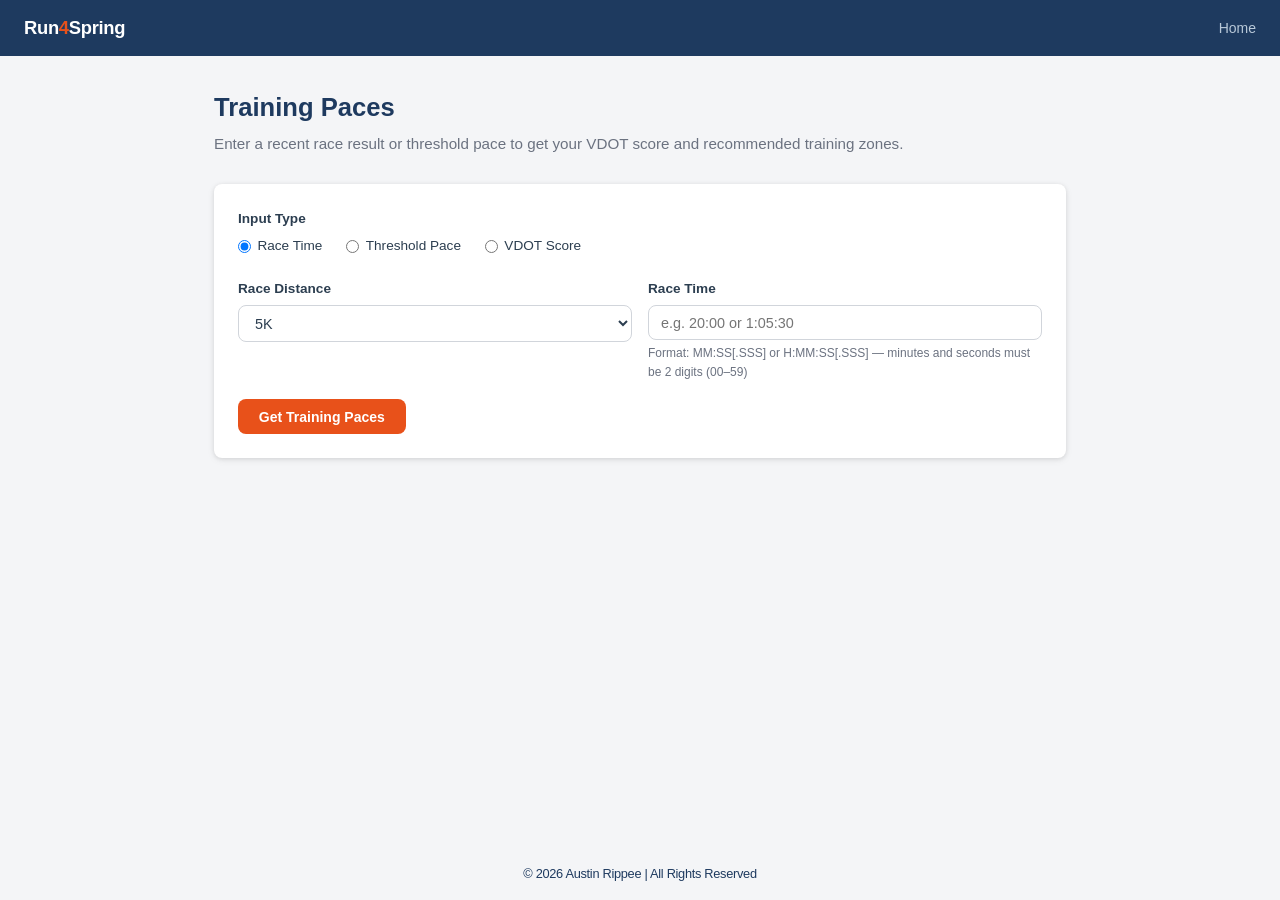
<file: src/main/resources/static/training-paces.html>
<!DOCTYPE html>
<html lang="en">
<head>
  <meta charset="UTF-8">
  <meta name="viewport" content="width=device-width, initial-scale=1.0">
  <title>Training Paces | Run4Spring</title>
  <link rel="stylesheet" href="styles.css?v=0.1.2">
</head>
<body>
  <nav class="navbar">
    <a href="/" class="nav-brand">Run<span>4</span>Spring</a>
    <div class="nav-links"><a href="/">Home</a></div>
  </nav>
  <main class="container">
    <div class="page-header">
      <h1>Training Paces</h1>
      <p>Enter a recent race result or threshold pace to get your VDOT score and recommended training zones.</p>
    </div>

    <div class="card">
      <form id="form">
        <div class="form-group" style="margin-bottom: 1rem;">
          <label>Input Type</label>
          <div style="display: flex; gap: 1.5rem; margin-top: 0.4rem;">
            <label style="font-weight: normal; display: flex; align-items: center; gap: 0.4rem;">
              <input type="radio" name="inputType" value="race" checked> Race Time
            </label>
            <label style="font-weight: normal; display: flex; align-items: center; gap: 0.4rem;">
              <input type="radio" name="inputType" value="threshold"> Threshold Pace
            </label>
            <label style="font-weight: normal; display: flex; align-items: center; gap: 0.4rem;">
              <input type="radio" name="inputType" value="vdot"> VDOT Score
            </label>
          </div>
        </div>

        <div id="race-inputs" class="form-row">
          <div class="form-group">
            <label for="distance">Race Distance</label>
            <select id="distance">
              <option value="800">800m</option>
              <option value="1500">1500m</option>
              <option value="Mile">Mile</option>
              <option value="3000">3000m</option>
              <option value="5000" selected>5K</option>
              <option value="10000">10K</option>
              <option value="HalfMarathon">Half Marathon</option>
              <option value="Marathon">Marathon</option>
            </select>
          </div>
          <div class="form-group">
            <label for="time">Race Time</label>
            <input type="text" id="time" placeholder="e.g. 20:00 or 1:05:30">
            <div class="form-hint">Format: MM:SS[.SSS] or H:MM:SS[.SSS] — minutes and seconds must be 2 digits (00–59)</div>
          </div>
        </div>

        <div id="threshold-inputs" class="form-row" style="display: none;">
          <div class="form-group">
            <label for="thresholdUnit">Threshold Unit</label>
            <select id="thresholdUnit">
              <option value="threshold_mi">per mile</option>
              <option value="threshold_km">per km</option>
              <option value="threshold_400">per 400m</option>
            </select>
          </div>
          <div class="form-group">
            <label for="thresholdTime">Threshold Pace</label>
            <input type="text" id="thresholdTime" placeholder="e.g. 6:30">
            <div class="form-hint">Format: MM:SS[.SSS] — minutes and seconds must be 2 digits (00–59)</div>
          </div>
        </div>

        <div id="vdot-inputs" class="form-row" style="display: none;">
          <div class="form-group">
            <label for="vdotScore">VDOT Score</label>
            <input type="number" id="vdotScore" placeholder="e.g. 50" min="1">
            <div class="form-hint">Enter a whole number (valid range: 30–85)</div>
          </div>
        </div>

        <button type="submit" class="btn btn-primary" id="submitBtn">Get Training Paces</button>
      </form>
      <div class="error-msg" id="error"></div>
    </div>

    <div class="card result" id="result">
      <div class="card-title">Your Training Zones</div>
      <div style="margin-bottom: 1.25rem;">
        <div class="vdot-score" id="vdot-score"></div>
        <div style="font-size: 0.8rem; color: var(--muted);">VDOT Score</div>
      </div>
      <table class="paces-table" id="paces-table">
        <thead>
          <tr>
            <th>Zone</th>
            <th>Pace</th>
          </tr>
        </thead>
        <tbody id="paces-body"></tbody>
      </table>
    </div>
  </main>

  <script>
    const LABELS = {
      easy_mi:        'Easy (per mile)',
      easy_km:        'Easy (per km)',
      mara_mi:        'Marathon pace (per mile)',
      mara_km:        'Marathon pace (per km)',
      threshold_400:  'Threshold (per 400m)',
      threshold_km:   'Threshold (per km)',
      threshold_mi:   'Threshold (per mile)',
      interval_400:   'Interval (per 400m)',
      interval_km:    'Interval (per km)',
      interval_mi:    'Interval (per mile)',
      rep_200:        'Repetition (per 200m)',
      rep_400:        'Repetition (per 400m)',
      rep_km:         'Repetition (per km)',
    };

    document.querySelectorAll('input[name="inputType"]').forEach(radio => {
      radio.addEventListener('change', () => {
        const val = radio.value;
        document.getElementById('race-inputs').style.display = val === 'race' ? '' : 'none';
        document.getElementById('threshold-inputs').style.display = val === 'threshold' ? '' : 'none';
        document.getElementById('vdot-inputs').style.display = val === 'vdot' ? '' : 'none';
      });
    });

    document.getElementById('form').addEventListener('submit', async e => {
      e.preventDefault();
      const btn = document.getElementById('submitBtn');
      const error = document.getElementById('error');
      const result = document.getElementById('result');

      error.className = 'error-msg';
      result.className = 'card result';
      btn.disabled = true;
      btn.textContent = 'Loading...';

      const inputType = document.querySelector('input[name="inputType"]:checked').value;
      let body;
      if (inputType === 'threshold') {
        body = {
          inputType: 'threshold',
          thresholdUnit: document.getElementById('thresholdUnit').value,
          time: document.getElementById('thresholdTime').value.trim()
        };
      } else if (inputType === 'vdot') {
        body = {
          inputType: 'vdot',
          vdotInput: document.getElementById('vdotScore').value.trim()
        };
      } else {
        body = {
          inputType: 'race',
          distance: document.getElementById('distance').value,
          time: document.getElementById('time').value.trim()
        };
      }

      try {
        const res = await fetch('/api/training/paces', {
          method: 'POST',
          headers: { 'Content-Type': 'application/json' },
          body: JSON.stringify(body)
        });

        const text = await res.text();
        if (!res.ok) {
          error.textContent = text || 'An error occurred.';
          error.className = 'error-msg visible';
        } else {
          const data = JSON.parse(text);
          document.getElementById('vdot-score').textContent = data.vdot;
          const tbody = document.getElementById('paces-body');
          tbody.innerHTML = '';
          for (const [key, value] of Object.entries(data.paces)) {
            if (!value) continue;
            const tr = document.createElement('tr');
            tr.innerHTML = `<td>${LABELS[key] || key}</td><td><strong>${value}</strong></td>`;
            tbody.appendChild(tr);
          }
          result.className = 'card result visible';
        }
      } catch {
        error.textContent = 'Could not reach the server. Is the app running?';
        error.className = 'error-msg visible';
      } finally {
        btn.disabled = false;
        btn.textContent = 'Get Training Paces';
      }
    });
  </script>
  <footer class="footer">
    <p>&copy; 2026 Austin Rippee | All Rights Reserved</p>
  </footer>
</body>
</html>
</file>
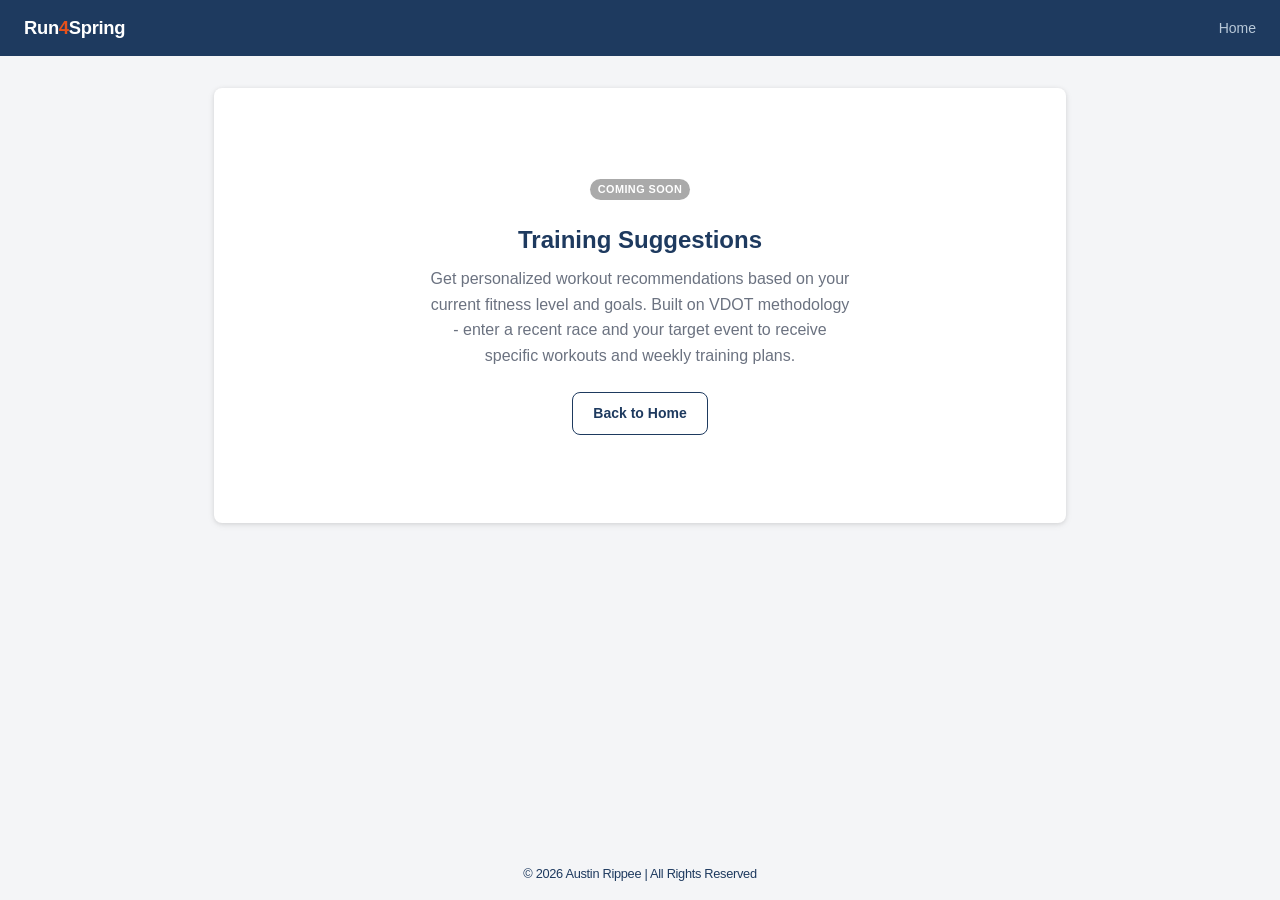
<file: src/main/resources/static/training-suggestions.html>
<!DOCTYPE html>
<html lang="en">
<head>
  <meta charset="UTF-8">
  <meta name="viewport" content="width=device-width, initial-scale=1.0">
  <title>Training Suggestions | Run4Spring</title>
  <link rel="stylesheet" href="styles.css?v=0.1.2">
</head>
<body>
  <nav class="navbar">
    <a href="/" class="nav-brand">Run<span>4</span>Spring</a>
    <div class="nav-links"><a href="/">Home</a></div>
  </nav>
  <main class="container">
    <div class="card">
      <div class="stub-box">
        <div class="stub-badge"><span class="badge badge-soon">Coming Soon</span></div>
        <div class="stub-title">Training Suggestions</div>
        <p class="stub-desc">
          Get personalized workout recommendations based on your current fitness level and goals.
          Built on VDOT methodology - enter a recent race and your target event to receive
          specific workouts and weekly training plans.
        </p>
        <a href="/" class="btn btn-outline">Back to Home</a>
      </div>
    </div>
  </main>
  <footer class="footer">
    <p>&copy; 2026 Austin Rippee | All Rights Reserved</p>
  </footer>
</body>
</html>
</file>
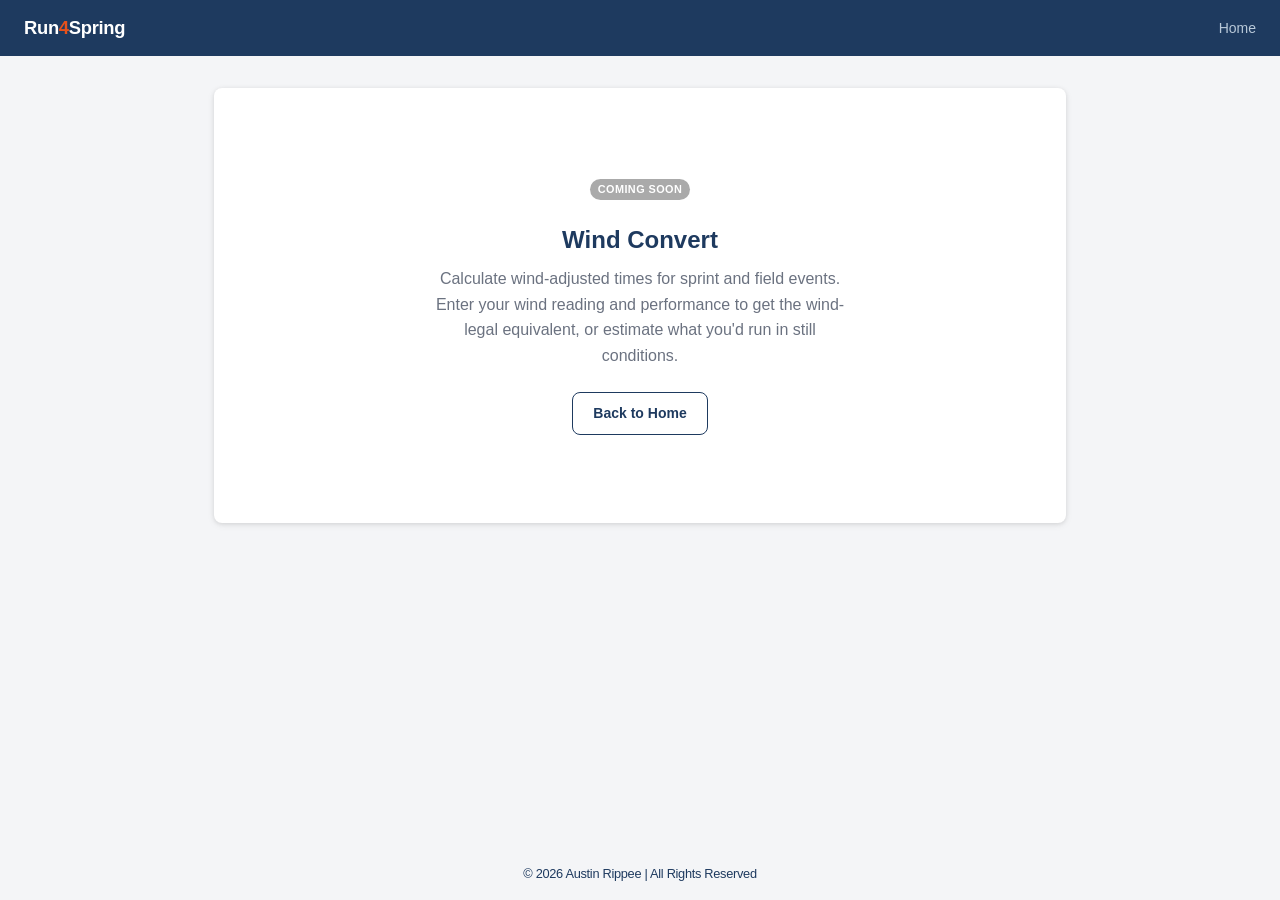
<file: src/main/resources/static/wind-convert.html>
<!DOCTYPE html>
<html lang="en">
<head>
  <meta charset="UTF-8">
  <meta name="viewport" content="width=device-width, initial-scale=1.0">
  <title>Wind Convert | Run4Spring</title>
  <link rel="stylesheet" href="styles.css?v=0.1.2">
</head>
<body>
  <nav class="navbar">
    <a href="/" class="nav-brand">Run<span>4</span>Spring</a>
    <div class="nav-links"><a href="/">Home</a></div>
  </nav>
  <main class="container">
    <div class="card">
      <div class="stub-box">
        <div class="stub-badge"><span class="badge badge-soon">Coming Soon</span></div>
        <div class="stub-title">Wind Convert</div>
        <p class="stub-desc">
          Calculate wind-adjusted times for sprint and field events.
          Enter your wind reading and performance to get the wind-legal equivalent,
          or estimate what you'd run in still conditions.
        </p>
        <a href="/" class="btn btn-outline">Back to Home</a>
      </div>
    </div>
  </main>
  <footer class="footer">
    <p>&copy; 2026 Austin Rippee | All Rights Reserved</p>
  </footer>
</body>
</html>
</file>
<file: src/main/resources/static/styles.css>
*, *::before, *::after { box-sizing: border-box; margin: 0; padding: 0; }

:root {
  --primary: #1e3a5f;
  --accent: #e8511a;
  --bg: #f4f5f7;
  --surface: #fff;
  --text: #2c3e50;
  --muted: #6b7280;
  --border: #d1d5db;
  --success: #27ae60;
  --error: #c0392b;
  --radius: 8px;
  --shadow: 0 1px 4px rgba(0,0,0,.1), 0 2px 8px rgba(0,0,0,.06);
}

body {
  font-family: -apple-system, BlinkMacSystemFont, "Segoe UI", Roboto, sans-serif;
  background: var(--bg);
  color: var(--text);
  line-height: 1.55;
  min-height: 100vh;
  display: flex;
  flex-direction: column;
}

main { flex: 1; width: 100%; }

/* ── Nav ─────────────────────────────── */
.navbar {
  background: var(--primary);
  padding: 0 1.5rem;
  height: 56px;
  display: flex;
  align-items: center;
  justify-content: space-between;
  position: sticky;
  top: 0;
  z-index: 100;
}
.nav-brand {
  font-size: 1.15rem;
  font-weight: 700;
  color: #fff;
  text-decoration: none;
  letter-spacing: -0.3px;
}
.nav-brand span { color: var(--accent); }
.nav-links a {
  color: #b8c8d8;
  text-decoration: none;
  margin-left: 1.5rem;
  font-size: 0.875rem;
  transition: color .15s;
}
.nav-links a:hover { color: #fff; }

/* ── Layout ──────────────────────────── */
.container { max-width: 900px; margin: 0 auto; padding: 2rem 1.5rem; }

.page-header { margin-bottom: 1.75rem; }
.page-header h1 { font-size: 1.6rem; font-weight: 700; color: var(--primary); }
.page-header p { color: var(--muted); margin-top: 0.3rem; font-size: 0.95rem; }

/* ── Cards ───────────────────────────── */
.card {
  background: var(--surface);
  border-radius: var(--radius);
  box-shadow: var(--shadow);
  padding: 1.5rem;
}
.card + .card { margin-top: 1.25rem; }
.card-title {
  font-size: 0.8rem;
  font-weight: 700;
  text-transform: uppercase;
  letter-spacing: 0.06em;
  color: var(--muted);
  margin-bottom: 1.25rem;
}

/* ── Feature grid (home) ─────────────── */
.feature-grid {
  display: grid;
  grid-template-columns: repeat(auto-fill, minmax(195px, 1fr));
  gap: 1rem;
}
.feature-card {
  background: var(--surface);
  border-radius: var(--radius);
  box-shadow: var(--shadow);
  padding: 1.25rem;
  display: flex;
  flex-direction: column;
  gap: 0.4rem;
  transition: box-shadow .15s, transform .15s;
}
.feature-card:hover {
  box-shadow: 0 4px 16px rgba(0,0,0,.12);
  transform: translateY(-1px);
}
.feature-card h3 { font-size: 0.95rem; font-weight: 700; color: var(--primary); }
.feature-card p { font-size: 0.82rem; color: var(--muted); flex: 1; line-height: 1.45; }
.feature-card .btn { margin-top: 0.6rem; text-align: center; }

/* ── Badges ──────────────────────────── */
.badge {
  display: inline-block;
  font-size: 0.68rem;
  font-weight: 700;
  padding: 2px 8px;
  border-radius: 99px;
  text-transform: uppercase;
  letter-spacing: 0.04em;
}
.badge-live { background: #d1fae5; color: #065f46; }
.badge-soon { background: #aaaaaa; color: #ffffff; }
.badge-wip { background: #af9000; color: #ffffff; }
.badge-roadmap { background: #651818; color: #ffffff; }

/* ── Forms ───────────────────────────── */
.form-group { margin-bottom: 1.1rem; }
.form-group label {
  display: block;
  font-size: 0.85rem;
  font-weight: 600;
  margin-bottom: 0.35rem;
  color: var(--text);
}
.form-hint { font-size: 0.75rem; color: var(--muted); margin-top: 0.25rem; }

input[type="text"],
input[type="number"],
select,
textarea {
  width: 100%;
  padding: 0.55rem 0.75rem;
  border: 1.5px solid var(--border);
  border-radius: var(--radius);
  font-size: 0.9rem;
  background: #fff;
  color: var(--text);
  transition: border-color .15s, box-shadow .15s;
}
input:focus, select:focus, textarea:focus {
  outline: none;
  border-color: var(--primary);
  box-shadow: 0 0 0 3px rgba(30,58,95,.12);
}
input:disabled, select:disabled {
  background: #f3f4f6;
  color: var(--muted);
  cursor: not-allowed;
}

.form-row { display: grid; grid-template-columns: 1fr 1fr; gap: 1rem; }
.form-row-3 { display: grid; grid-template-columns: 1fr 1fr 1fr; gap: 1rem; }

.radio-group { display: flex; gap: 1rem; }
.radio-group label {
  display: flex;
  align-items: center;
  gap: 0.35rem;
  font-weight: 400;
  cursor: pointer;
}
.radio-group input[type="radio"] { width: auto; }

/* ── Buttons ─────────────────────────── */
.btn {
  display: inline-block;
  padding: 0.6rem 1.3rem;
  border-radius: var(--radius);
  font-size: 0.875rem;
  font-weight: 600;
  cursor: pointer;
  text-decoration: none;
  border: none;
  transition: filter .15s, box-shadow .15s;
  white-space: nowrap;
}
.btn-primary { background: var(--accent); color: #fff; }
.btn-primary:hover { filter: brightness(1.08); }
.btn-primary:active { filter: brightness(0.95); }
.btn-outline { background: transparent; color: var(--primary); border: 1.5px solid var(--primary); }
.btn-outline:hover { background: var(--primary); color: #fff; }
.btn-sm { padding: 0.35rem 0.8rem; font-size: 0.8rem; }
.btn-danger { background: var(--error); color: #fff; }
.btn-danger:hover { filter: brightness(1.1); }
.btn:disabled { opacity: 0.6; cursor: not-allowed; filter: none; }

/* ── Results ─────────────────────────── */
.result { display: none; }
.result.visible { display: block; }

.result-big { font-size: 2.2rem; font-weight: 800; color: var(--primary); line-height: 1.1; }
.result-sub { font-size: 0.85rem; color: var(--muted); margin-top: 0.25rem; }

.result-row {
  display: flex;
  justify-content: space-between;
  align-items: center;
  padding: 0.6rem 0;
  border-bottom: 1px solid #f0f0f0;
}
.result-row:last-child { border-bottom: none; }
.result-label { font-size: 0.85rem; color: var(--muted); }
.result-value { font-size: 0.95rem; font-weight: 600; }

/* ── Training paces table ────────────── */
.paces-grid { display: grid; grid-template-columns: 1fr 1fr; gap: 0; }
.paces-table { width: 100%; border-collapse: collapse; font-size: 0.875rem; }
.paces-table th {
  background: var(--primary);
  color: #fff;
  padding: 0.55rem 0.85rem;
  text-align: left;
  font-weight: 600;
  font-size: 0.8rem;
  text-transform: uppercase;
  letter-spacing: 0.04em;
}
.paces-table td { padding: 0.55rem 0.85rem; border-bottom: 1px solid #f0f0f0; }
.paces-table tr:last-child td { border-bottom: none; }
.paces-table tr:nth-child(even) td { background: #f9fafb; }
.vdot-score {
  display: inline-flex;
  align-items: center;
  justify-content: center;
  width: 56px;
  height: 56px;
  background: var(--primary);
  color: #fff;
  border-radius: 50%;
  font-size: 1.3rem;
  font-weight: 800;
  margin-bottom: 0.75rem;
}

/* ── Mileage tracker ─────────────────── */
.activity-list { margin-top: 1.25rem; }
.activity-item {
  background: var(--surface);
  border-radius: var(--radius);
  box-shadow: var(--shadow);
  padding: 1rem 1.25rem;
  margin-bottom: 0.75rem;
}
.activity-item-header {
  display: flex;
  justify-content: space-between;
  align-items: center;
  margin-bottom: 0.4rem;
}
.activity-title { font-weight: 700; font-size: 0.95rem; }
.activity-type {
  font-size: 0.75rem;
  font-weight: 700;
  text-transform: uppercase;
  letter-spacing: 0.05em;
  color: var(--accent);
}
.activity-meta { font-size: 0.82rem; color: var(--muted); display: flex; gap: 1.25rem; flex-wrap: wrap; }

/* ── Split adder ─────────────────────── */
.split-list { list-style: none; }
.split-item {
  display: flex;
  align-items: center;
  justify-content: space-between;
  padding: 0.5rem 0;
  border-bottom: 1px solid #f0f0f0;
}
.split-item:last-child { border-bottom: none; }
.split-num { font-size: 0.75rem; color: var(--muted); width: 28px; }
.split-time { font-weight: 600; flex: 1; }
.split-total { font-size: 2rem; font-weight: 800; color: var(--primary); }

/* ── Stub / coming soon ──────────────── */
.stub-box { text-align: center; padding: 4rem 2rem; }
.stub-badge { margin-bottom: 1.25rem; }
.stub-title { font-size: 1.5rem; font-weight: 700; color: var(--primary); margin-bottom: 0.5rem; }
.stub-desc { color: var(--muted); max-width: 420px; margin: 0 auto 1.5rem; line-height: 1.6; }

/* ── Messages ────────────────────────── */
.error-msg {
  color: var(--error);
  font-size: 0.85rem;
  margin-top: 0.75rem;
  padding: 0.6rem 0.85rem;
  background: #fdf2f2;
  border-radius: var(--radius);
  border-left: 3px solid var(--error);
  display: none;
}
.error-msg.visible { display: block; }

.info-note {
  font-size: 0.8rem;
  color: var(--muted);
  background: #f0f4f8;
  border-radius: var(--radius);
  padding: 0.6rem 0.85rem;
  margin-bottom: 1rem;
  border-left: 3px solid var(--primary);
}

.empty-state { text-align: center; color: var(--muted); padding: 2rem; font-size: 0.9rem; }

.footer {
  font-size: 0.8rem;
  color: #1E3A5FFF;
  letter-spacing: -0.3px;
  font-weight: 200;
  padding: 1rem 1.5rem;
  text-align: center;
  flex-shrink: 0;
}
</file>
